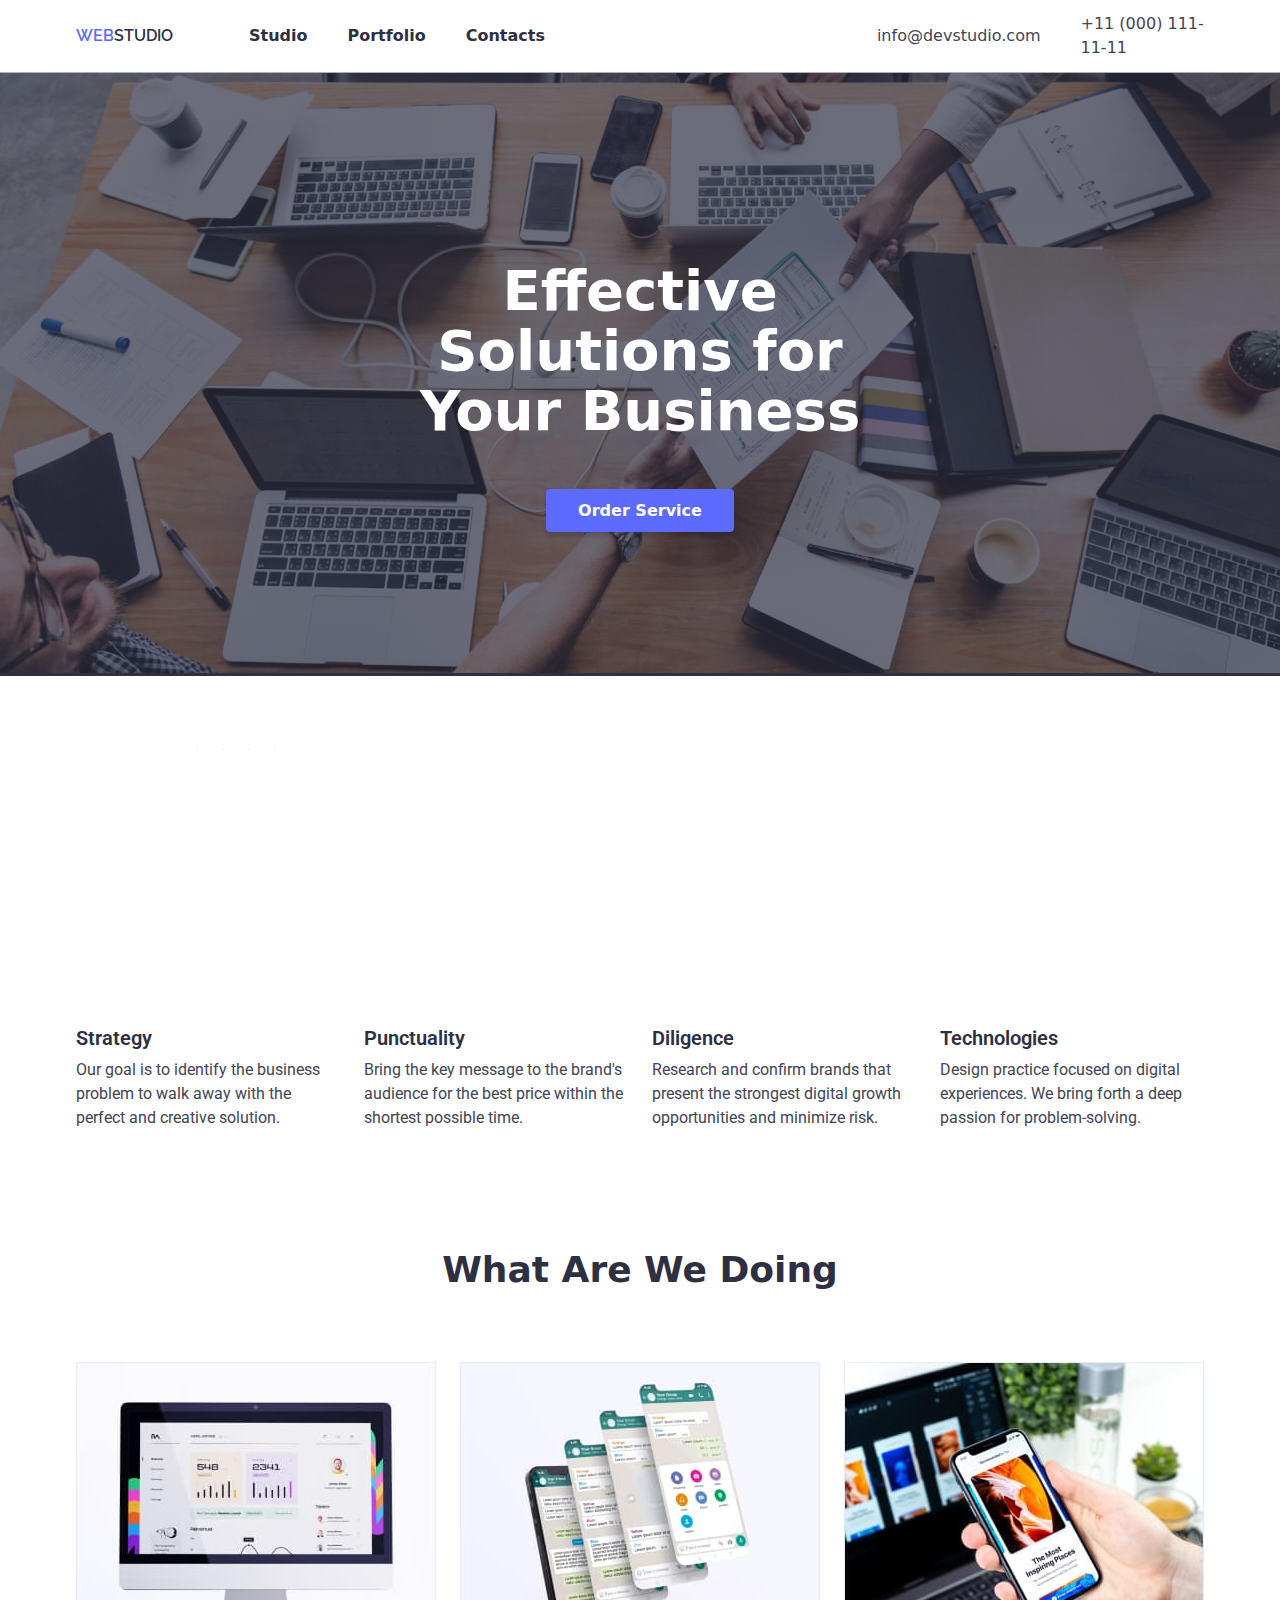
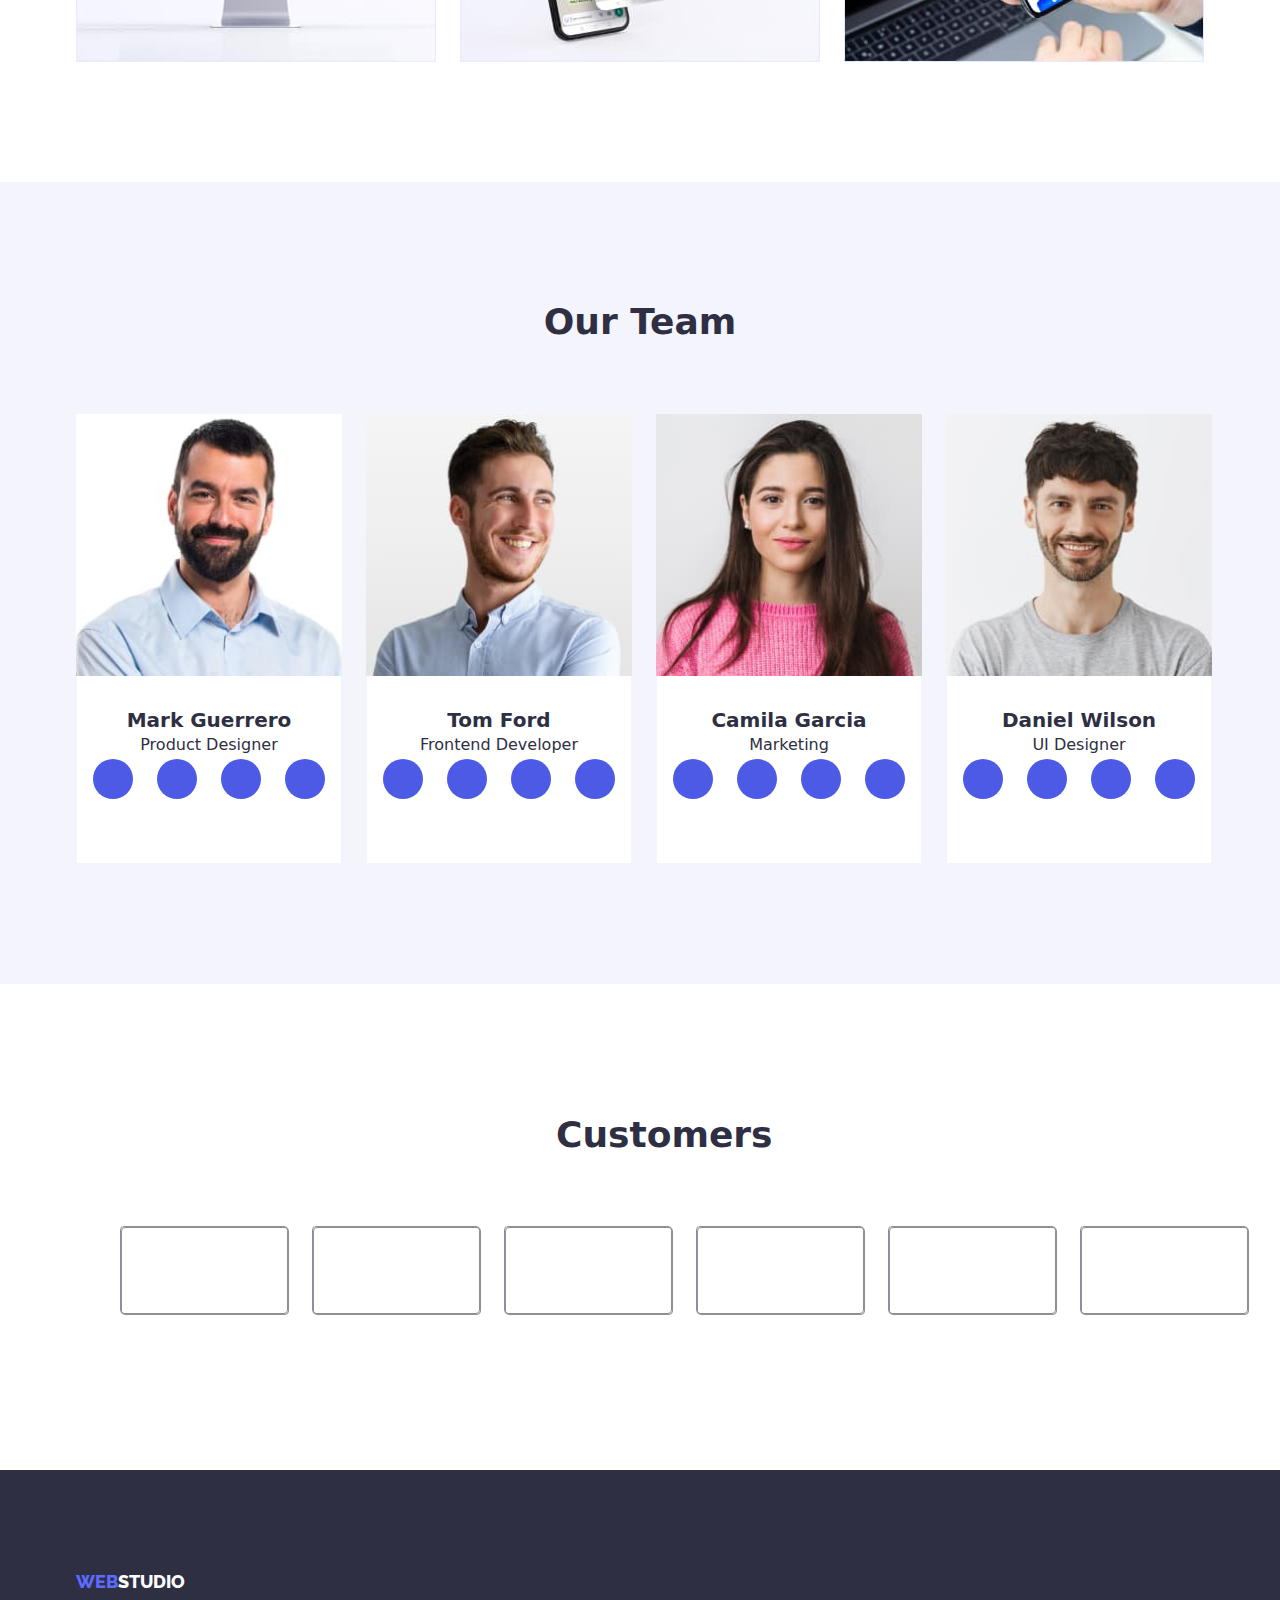
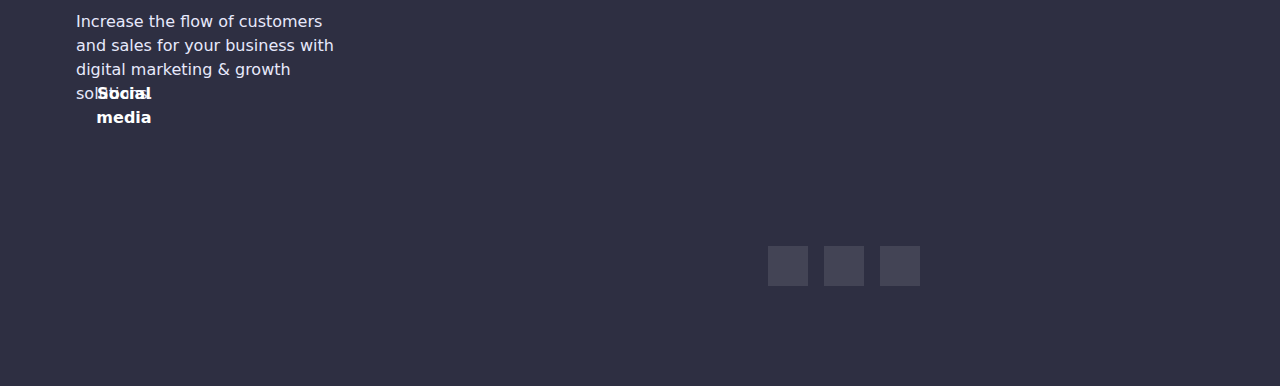
<file: index.html>
<!DOCTYPE html>
<html lang="en">
<head>
    <meta charset="UTF-8">
    <meta http-equiv="X-UA-Compatible" content="IE=edge">
    <meta name="viewport" content="width=device-width, initial-scale=1.0">
    <title>Main Page</title>
    <link rel="preconnect" href="https://fonts.googleapis.com"><link rel="preconnect" href="https://fonts.gstatic.com" crossorigin><link href="https://fonts.googleapis.com/css2?family=Raleway:wght@800&family=Roboto:wght@400;700&display=swap" rel="stylesheet">
    <link rel="stylesheet" href="./css/styles.css">
    <link rel="stylesheet" href="https://cdn.jsdelivr.net/npm/modern-normalize@1.1.0/modern-normalize.min.css">
</head>
<body>
    <main>
        <header class=" header page-header-container ">
            <div class="container">
                <nav class="page-nav">
                    <a href="" class=" studio link page-header  "><span class="web">Web</span>studio</a>
                    <ul class=" header-list list ">
                        <li class="header-list">
                            <a  class=" link page-header" href="index.html "> Studio</a></li>
                        <li class="header-list">
                            <a class=" link page-header " href=" portfolio.html "> Portfolio</a></li>
                        <li class="header-list">
                            <a class=" link page-header  " href="#contacts">Contacts</a></li>
            </ul>   
        <ul class="header-list list">
             <li class="header-link">
                <a class="contacts page-header" href="mailto:info@devstudio.com">info@devstudio.com</a></li>
            <li class="header-link">
                <a class="contacts2 page-header" href="tel:+110001111111">+11 (000) 111-11-11</a></li>
        </ul> 
    </nav>
            </div> 
    </header> 
        <section class="sol " id="studio">
            <div class="container" >
            <h1 class="solutions-title">
                Effective Solutions for Your Business
            </h1>
                <button type="button" class="btn btn-list">Order Service</button>
            </div>
            </section>
        <section class=" container">
            <h2 class="visual skills">Our skills</h2>
            <div class="box">
                <li class="rectangle"></li>
                <li class="rectangle"></li>
                <li class="rectangle"></li>
                <li class="rectangle"></li>
            </div>
            <div class="skills title-skills">
                    <ul class=" list-ul list">
                        <li class="st-list">
                            <h3 class="title-list  ">Strategy</h3>
                            <p class="text "> Our goal is to identify the business problem to walk away with the perfect and creative solution.</p>
                        </li>
                            <li class="st-list">
                                <h3  class="title-list ">Punctuality</h3>
                             <p class="text"> Bring the key message to the brand's audience for the best price within the shortest possible time.</p>  
                            </li>
                    <li class="st-list">
                        <h3  class="title-list ">Diligence</h3>
                            <p class="text"> Research and confirm brands that present the strongest digital growth opportunities and minimize risk.</p></li>
                    <li class="st-list2">
                        <h3  class="title-list ">Technologies</h3>
                      <p class="text">Design practice focused on digital experiences. We bring forth a deep passion for problem-solving.</p>  
                    </li>
                </ul>
            </div>  
            </section>
   
           <section class="foto">
            <div class="container">
                <h2 class="kann-title">What are we doing</h2>
                <ul class="foto-list list">
                    <li class="foto-phone"><img src="./images/foto.jpg" alt="Laptop" width="360" height="300"></li>
                    <li class="foto-phone"><img src="./images/foto2.jpg" alt="Phones" width="360" height="300" ></li>
                    <li class="foto-phone"><img src="./images/foto3.jpg" alt="App in phone" width="360" height="300" ></li>
                </ul>
            </div>
            </section>
    <section class="team-title " >
        <div class="container">
   <h2 class="title-team ">Our Team </h2>
   <ul class="team-foto list ">
    <li class="team-title-foto"> 
        <img src="./images/foto4.jpg" alt="Product Designer" width="265" height="260">
     <div class="  empployees-card-contant-wrapper">
        <h3 class="name">Mark Guerrero</h3>
        <p class="work">Product Designer</p>
        <ul class=" social list">
            <li class="social-media ">
                <a href="" class="social-link link">
                    <svg class="social-icon" width="16" height="16">
                        <user href="./svgimages/symbol-defs.svg1#icon-instagram"></user>
                    </svg>
                </a>
                <li class="social-media">
                    <a href="" class="social-link link">
                        <svg class=" social-icon" width="16" height="16">
                            <user href="./svgimages/symbol-defs.svg#icon-twitter"></user>
                        </svg>
                    </a></li>
                <li class="social-media">
                    <a href="" class="social-link link">
                        <svg class=" social-icon" width="16" height="16">
                            <user href="./svgimages/symbol-defs.svg#icon-facebook"></user>
                        </svg>  
                    </a></li>
                <li class="social-media ">
                    <a href="" class="social-link link">
                        <svg class=" social-icon" width="16" height="16">
                            <user href="./svgimages/symbol-defs.svg#icon-linkedin"></user>
                        </svg> 
                    </a></li>
    </div>
    </li>
       <li class="team-title-foto"><img src="./images/foto5.jpg" alt="Frontend Developer" width="265" height="260">
        <div class="empployees-card-contant-wrapper">
        <h3 class="name">Tom Ford</h3>
        <p class="work">Frontend Developer</p>
        <ul class="social list">
            <li class="social-media">
                <a href="" class="social-link link"></a></li>
            <li class="social-media">
                <a href="" class="social-link link"></a></li>
            <li class="social-media">
                <a href="" class="social-link link"></a></li>
            <li class="social-media ">
                <a href="" class="social-link link"></a></li>
        </ul>
    </div>
    </li> 
    <li class="team-title-foto"><img src="./images/foto6.jpg" alt="Marketing" width="265" height="260">
        <div class="empployees-card-contant-wrapper">
            <h3 class="name">Camila Garcia </h3>
            <p class="work">Marketing</p>
            <ul class="social list">
                <li class="social-media ">
                    <a href="" class="social-link link"></a></li>
                <li class="social-media">
                    <a href="" class="social-link link"></a></li>
                <li class="social-media">
                    <a href="" class="social-link link"></a></li>
                <li class="social-media">
                    <a href="" class="social-link link"></a></li>
            </ul>
        </div>
    </li>
    <li class="team-title-foto" ><img src="./images/foto7.jpg" alt="UI Designer" width="265" height="260">
        <div class="empployees-card-contant-wrapper">
            <h3 class="name">Daniel Wilson</h3>
            <p class="work">UI Designer</p>
            <ul class="social list">
                <li class="social-media">
                    <a href="" class="social-link link"></a></li>
                <li class="social-media">
                    <a href="" class="social-link link"></a></li>
                <li class="social-media">
                    <a href="" class="social-link link"></a></li>
                <li class="social-media">
                    <a href="" class="social-link link"></a></li>
            </ul>
       </div> 
    </li>
   </ul>
</div>
    </section>
    <section class="customers">
        <h2 class="customers-text">Customers</h2>
        <ul class="box list">
            <li class="logo">                                 
                <a href="" class="logo link">
                <svg class=" logo-icon">
                    <user href="./svgimages/logo.svg#icon-Logo"></user>
                </svg>
            </a></li>
            <li class="logo">
                <a href="" class="logo link">
                    <svg class=" logo-icon">
                        <user href="./svgimages/logo.svg#icon-Logo2"></user>
                    </svg>
                </a>
            </li>
            <li class="logo">
                <a href="" class="logo link">
                    <svg class=" logo-icon">
                        <user href="./svgimages/logo.svg#icon-Logo3"></user>
                    </svg>
                </a>
            </li>
            <li class="logo">
                <a href="" class="logo link">
                    <svg class=" logo-icon">
                        <user href="./svgimages/logo.svg#icon-Logo4"></user>
                    </svg>
                </a>
            </li>
            <li class="logo">
                <a href="" class="logo link">
                    <svg class=" logo-icon">
                        <user href="./svgimages/logo.svg#icon-Logo5"></user>
                    </svg>
                </a>
            </li>
            <li class="logo">
                <a href="" class="logo link">
                    <svg class=" logo-icon">
                        <user href="./svgimages/logo.svg#icon-Logo6"></user>
                    </svg>
                </a>
            </li>
        </ul>
    </section>
    </main>
    <footer class="footer " id="contacts">
        <div class="container">
                <a class=" studio-footer link footer-end list " href=""><span class="web2">Web</span>studio</a></li>
        <p class="end-text">Increase the flow of customers and sales for your business with digital marketing & growth solutions.</p>
        <h3 class="media">Social media</h3>
        <ul class="box-icone2 list ">
            <li class="box-icone"></li>
        <li class="box-icone"></li>
        <li class="box-icone"></li>
    </ul>
    </div>
    </footer>
</body>
</file>
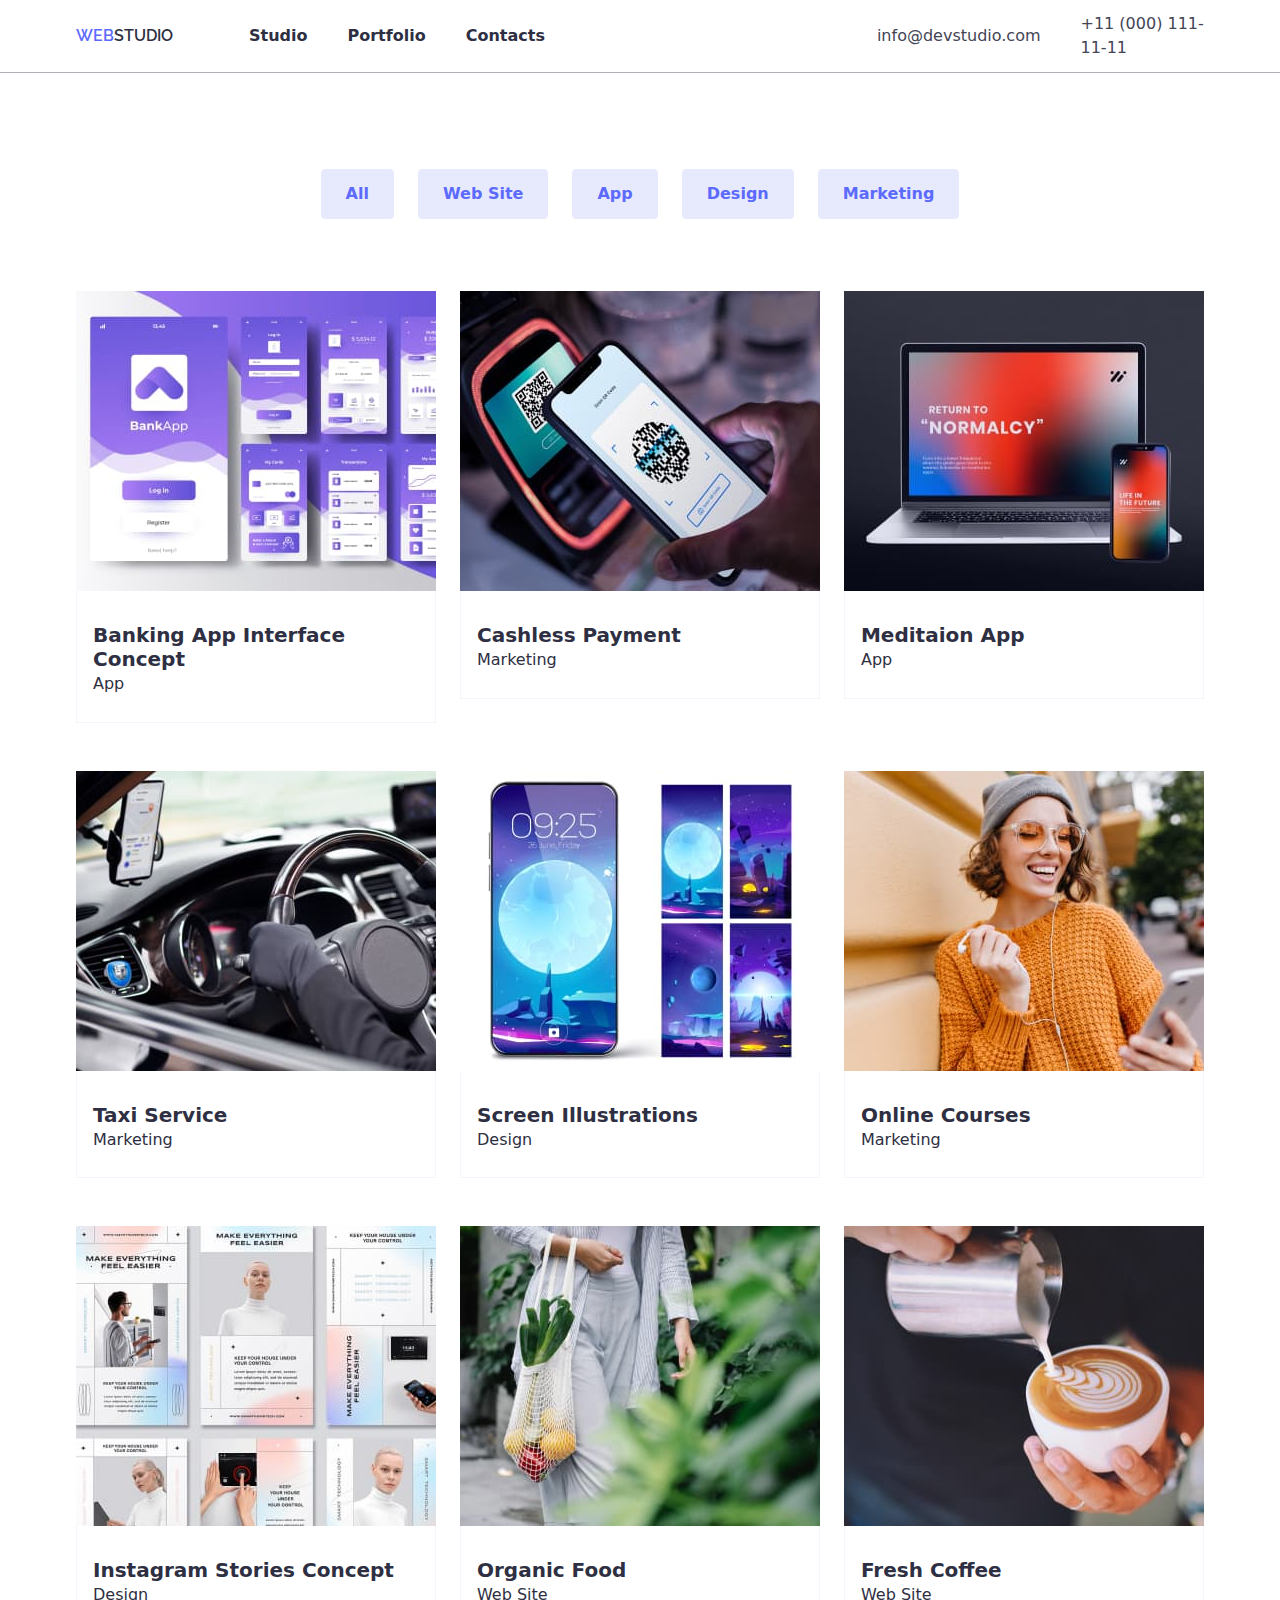
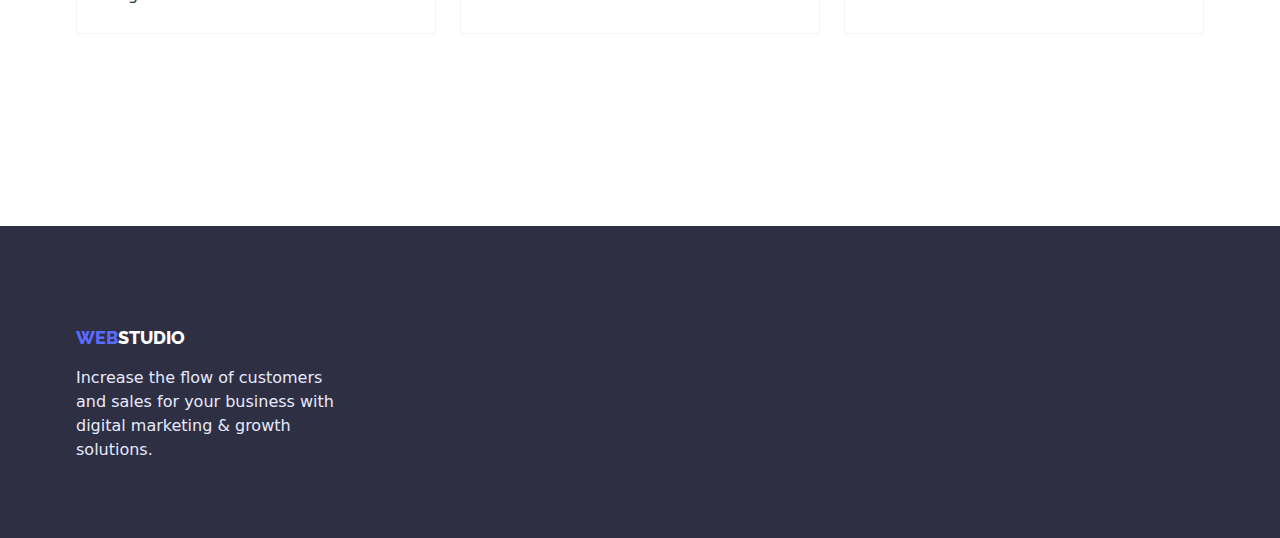
<file: portfolio.html>
<!DOCTYPE html>
<html lang="en">
<head>
    <meta charset="UTF-8">
    <meta http-equiv="X-UA-Compatible" content="IE=edge">
    <meta name="viewport" content="width=device-width, initial-scale=1.0">
    <title>Portfolio</title>
    <link rel="preconnect" href="https://fonts.googleapis.com"><link rel="preconnect" href="https://fonts.gstatic.com" crossorigin><link href="https://fonts.googleapis.com/css2?family=Raleway:wght@800&family=Roboto:wght@400;700&display=swap" rel="stylesheet">
    <link rel="stylesheet" href="./css/styles.css">
    <link rel="stylesheet" href="https://cdn.jsdelivr.net/npm/modern-normalize@1.1.0/modern-normalize.min.css">
</head>
<body>
    <header class="page-header-container header">
        <div class="container">
            <nav class="page-nav">
                <a href="" class=" studio link page-header"><span class="web">Web</span>studio</a>
                <ul class=" header-list list ">
                    <li class="header-list">
                        <a  class=" link page-header" href="index.html "> Studio</a></li>
                    <li class="header-list">
                        <a class=" link page-header" href=" portfolio.html "> Portfolio</a></li>
                    <li class="header-list">
                        <a class=" link page-header" href="#contacts">Contacts</a></li>
                </ul>
                <ul class="header-list list ">
                    <li class=" header-link">
                        <a class=" contacts page-header" href="mailto:info@devstudio.com">info@devstudio.com</a></li>
                    <li class=" header-link">
                        <a class=" contacts2 page-header" href="tel:+110001111111">+11 (000) 111-11-11</a></li>
                </ul>
            </nav>
        </div>
            </header>
    <main>
    <section class="portfolio">
        <div class="container">
            <h1 class="button3 visual " id="portfolio">Button</h1>
            <ul class="list-button button2">
           <li><button type="button" class=" button button-list ">All</button></li>
           <li><button type="button" class=" button button-list ">Web Site</button></li>
          <li><button type="button" class=" button  button-list ">App</button></li> 
          <li><button type="button" class=" button  button-list ">Design</button></li> 
           <li><button type="button" class=" button button-list ">Marketing</button></li>
       </ul>
       <ul class=" team-foto-list list foto-team " >
        <li class=" team-title-foto">
            <img src="./portfolio-images/foto.jpg" alt="Banking " width="360" height="300">
           <div class="empployees-card-contant2" >
            <h2  class=" name">Banking App Interface Concept</h2>
            <p class=" work">App</p>
           </div>
        </li>
        <li class="team-title-foto">
            <img src="./portfolio-images/phone.jpg" alt="phone" width="360" height="300">
            <div class="empployees-card-contant2">
                <h2 class="name">Cashless Payment</h2>
                <p class="work" >Marketing</p>
            </div>
        </li>
        <li class=" team-title-foto">
            <img src="./portfolio-images/Laptop.jpg" alt="Meditaion App" width="360" height="300">
            <div  class="empployees-card-contant2">
                <h2 class="name">Meditaion App</h2>
                <p class="work">App</p>
            </div>
        </li>
        <li class="team-title-foto">
            <img src="./portfolio-images/taxi.jpg" alt="Taxi" width="360" height="300">  
            <div class="empployees-card-contant2" >
                <h3 class="name">Taxi Service</h3>
                <p class="work">Marketing</p>
            </div>
        </li>
        <li class="team-title-foto" >
            <img src="./portfolio-images/screen.jpg" alt="Screen" width="360" height="300">
           <div class="empployees-card-contant2">
            <h3 class="name">Screen Illustrations</h3>
            <p class="work" >Design</p>
           </div>
        </li>
        <li class="team-title-foto">
            <img src="./portfolio-images/online.jpg" alt="Online Courses" width="360" height="300">
           <div class="empployees-card-contant2" >
            <h3 class="name">Online Courses</h3>
            <p class="work">Marketing</p>
           </div>
        </li>
        <li class="team-title-foto">
            <img src="./portfolio-images/instagram.jpg" alt="Instagram Stories" width="360" height="300">
         <div class="empployees-card-contant2">  
            <h3 class="name">Instagram Stories Concept</h3>
           <p class="work">Design</p>
        </div>
    </li>
        <li class="team-title-foto">
            <img src="./portfolio-images/organic.jpg" alt="Organic Food" width="360" height="300">
            <div class="empployees-card-contant2" >
                <h3 class="name" >Organic Food</h3>
                <p class="work">Web Site</p>
            </div>
        </li>
        <li class="team-title-foto">
            <img src="./portfolio-images/coffee.jpg" alt="Fresh Coffee" width="360" height="300"> 
            <div class="empployees-card-contant2" >
                <h3 class="name" >Fresh Coffee</h3>
                <p class="work">Web Site</p>
            </div>
        </li>   
    </ul>     
</div>  
</section>
</main>  
 <footer class="footer" id="contacts">
    <div class="container">
        <ul class="footer-end list">
            <li class="studio-footer">
                <a class=" studio-footer link" href=""><span class="web">Web</span>studio</a></li>
        </ul>
        <p class="end-text">Increase the flow of customers and sales for your business with digital marketing & growth solutions.</p>
    </div>
    </footer>  
</body>
</html>
</file>
<file: css/styles.css>
:root{
    --title-color : #2E2F42;
    --typle-color:#5c6afd;
    --while-color:#FFFFFF;
    --typle2-color:#434455;
    --while2-color:#E7E9FC;
    --while3-color:#F4F4FD;
    --blue-color:#4D5AE5;
    --title2-color:#AFB1B8;
    --title3-color:#8E8F99;
    --title4-color:#E5E5E5;
}

h1,
h2,
h3,
p{
margin-top: 0%;
margin-bottom: 0%;
}

ul{
margin-top: 0%;
margin-bottom: 0%;
padding-left: 0%;
}
img{
display: block;
width: 100%;
height: auto;
}
.container{
width: 1158px;
margin-left: auto;
margin-right: auto;
padding-left: 15px;
padding-right: 15px;
}
/*-------------HEADER-------------- */
.header{
background:var(--while-color);
border-bottom: 1px solid var(--title2-color);
}

.studio{
   padding-right: 76px;
}
.page-header-container{
    display: flex;
    align-items: center;
}
.page-nav{
    display:flex;
    align-items: center;
}
.header-list{
    display: flex;
    align-items: center; 
    gap: 40px;
}
.contacts{
    padding-left: 332px;
}

body{
    color:var(--title-color) ;
    font-family: 'Roboto',sans-serif;
}
.web{
    color: var(--typle-color);
    text-transform: uppercase; 
    font-family: Raleway;
}
.studio{
    color:var(--title-color);
    text-transform: uppercase; 
    font-family: Raleway;
}
/*---------------BUTTON------------ */
.page-header{
    margin-top: 24px;
    margin-bottom: 24px;
}
.header-list :hover,
.header-list:focus{
color:var(--blue-color);
}

.button-list:hover,
.button-list:focus{  
    background-color:var(--blue-color);
    color: var(--while-color);}
.btn-list:focus,
.btn-list:hover{
    background-color: var(--blue-color);
    color:var(--while-color) ;
}
/* --------HEADER-------- */
.link{
    font-size: 16px;
    line-height:calc(24/16);
    color:var(--title-color);
    font-weight: 600;
}
.contacts{
    font-size: 16px;
    line-height:calc(24/16);
    color:var(--typle2-color);
    text-decoration: none;
    margin-right: auto;
}
.contacts2{
    font-size: 16px;
    line-height:calc(24/16);
    color:var(--typle2-color);
    text-decoration: none;
    margin-left: auto;
    margin-right: auto;
}
/*------------------SKILLS-------------*/
.rectangle{
    border-radius: 4px;
    background-color: var(--while3-color);
    border: 1px solid var(--while3-color);
    display: block;
}
/*--------------STUDIO---------- */
.box-media{
    border-radius: 4px;
    background-color: var(--while3-color);
    width: 264px;
    height: 112px;
    gap: 24px;
    justify-content: center;
    display: flex;
}
.skills{
    padding-top: 120px;
}
.sol{
    padding-top:188px ;
    padding-bottom:188px;
    margin-left: auto;
    margin-right: auto;
    max-width: 1440px;
    height: 603px;
    background-image: linear-gradient(rgba(46, 47, 66, 0.7),rgba(46, 47, 66, 0.7)), url('../images/office.jpg');
    box-sizing:cover;
    background-repeat:no-repeat ;
    background-color: var(--title-color);
}
    .foto-list{
    display: flex;
    gap: 24px;
}
.solutions-title{
    font-size: 56px;
    line-height:calc(60/56);
    color:var(--while-color);
    width: 492px;
    margin-left:auto;
    margin-right: auto;
    text-align: center;
}
/*-------------BUTTON------------- */
.btn{
      padding-top:12px; ;
      padding-bottom: 12px;
      padding-left:32px;
      padding-right: 32px;
    font-family:inherit;
        font-size: 16px;
        line-height: calc(19/16);
        cursor: pointer;
}
.btn{
    background-color: var(--typle-color); 
    color:var(--while-color);
    margin-top: 48px;
    margin-left: auto;
    margin-right: auto;
    display: block;
    box-shadow: 0px 4px 4px rgba(0, 0, 0, 0.15);
    border-radius: 4px;
    font-weight: 600;
    border: none;
}
.button{
    padding-top: 12px;
    padding-bottom: 12px;
    padding-left: 24px;
    padding-right: 24px;
    font-family: inherit;
    font-size: 16px;
    line-height: calc(24/16);
    cursor: pointer;
    background: var(--while2-color);
    color:var(--typle-color);
    border: 1px solid var(--while2-color);
    border-radius: 4px;
    font-weight: 600;
}
.list-button{
    display: flex;
    list-style: none;
    gap: 24px;
    justify-content: center;
    margin-bottom: 72px;
}
    /*------------PORTFOLIO------------- */
.visual{
        position: absolute;
        width: 1px;
        height: 1px;
        margin: -1px;
        border: 0;
        padding: 0;
        white-space:nowrap;
        clip-path: inset(100%);
        clip: rect(0 0 0 0);
        overflow: hidden;
    }
    /* ---------BUTTON--------- */
.button3{
        position: absolute;
        width: 1px;
        height: 1px;
        margin: -1px;
        border: 0;
        padding: 0;
        white-space:nowrap;
        clip-path: inset(100%);
        clip: rect(0 0 0 0);
        overflow: hidden; 
    }
    /* --------------STUDIO---------- */
.list-ul{
 padding: 0%;
 margin: 0;
display: flex;
}
.st-list{
    margin-right: 24px;
}
.st-list2{
    margin-right: auto;
}
.list-ul>.st-list{
    outline: 1px solid var(--while-color)   
}
    .title-team{
        font-size: 36px;
        line-height: calc(40/36);
        color:var(--title-color);
        margin-bottom: 72px;
        margin-left:auto;
        margin-right: auto;
        text-align: center;
    }
.title-list{
        font-family: Roboto;
        font-weight: 600;
        font-size: 20px;
        line-height:calc(24/20);
        color:var(--title-color);
        margin-bottom:8px;
    }
.text{
        font-size: 16px;
        line-height:calc(24/16);
        color:var(--typle2-color);
        font-family:'Roboto';
        font-weight: 400;
        width: 264px;
    }
.foto{
        padding-top:120px ;
        padding-bottom: 120px;
    }
    /*-----------LIST-------- */
.list{
    list-style: none;
}
.link{
    text-decoration: none;
}
/* FOTO */
.kann-title{
    font-size: 36px;
    line-height:calc(40/36) ;
    color: var(--title-color);
    text-transform: capitalize;
    margin-bottom: 72px;
    margin-left:auto ;
    margin-right:auto;
    text-align: center;
}
/*---------CONTACTS-----------*/
.empployees-card-contant-wrapper{
border: 1px solid var(--while3-color);
background-color: var(--while-color);
border-top: none;
padding-top:32px;
padding-bottom: 32px;
text-align: center;
}
.empployees-card-contant2{
    border: 1px solid var(--while3-color);
    background-color: var(--while-color);
    border-top: none;
    padding-top:32px;
    padding-bottom: 32px;
    padding-left: 16px;  
}
.team-title{
    background:var(--while3-color);
    padding-top:120px;
    padding-bottom:120px;
    margin-left: auto;
    margin-right: auto;
}
.team-foto{
display: flex;
gap: 24px;
}
.team-foto-list{
    display: flex;
    gap: 48px 24px;
    flex-wrap: wrap;
}
.foto-team{
    margin-bottom: 120px;
}
.team-title-foto{
    font-size: 36px;
    line-height:calc(40/36);
    color:var(--title-color);
    width: calc((100% - 48px)/ 3);
}
.title-foto{
    font-size: 36px;
    line-height:calc(40/36);
    color:var(--title-color);
    margin-bottom: 48px;
    margin-right: 24px;

}
.card{
    margin-bottom: 120px;
}
.empployees-card-contant{
    border: 1px solid var(--while3-color);
background-color: var(--while-color);
border-top: none;
padding: 32px,16px,32px,26px;
}
.team{
    background-color:var(--while-color);
}
.name{
    font-size: 20px;
    line-height:calc(24/20);
    color:var(--title-color);
}

.work{
    font-size: 16px;
    line-height: calc(16/24);
    color:var(--title-color) ; 
    margin-top: 8px;
}
/*--------------------CUSTOMERS------------- */
.customers{
    background-color: var(--while-color);
    display: flex;
    flex-wrap: wrap;
    margin-left:auto ;
    margin-right: auto;
    padding-top:130px ;
}
.customers-text{ 
    font-size: 36px;
    line-height: calc(42/36);
    text-indent: inherit ;
    text-transform: capitalize;
    color: var(--title-color);
    width: 168px;
    height: 40px;
    margin-left: auto;
    margin-right: auto;
}
.box{
display: flex;
gap: 24px;
padding: 72px 156px  156px 120px ;
margin-left: auto;
margin-right: auto;
}
.logo{
    width:168px ;
    height: 88px;
    border-radius: 4px;
    border: 1px solid var(--title3-color);
    display: block;
}
/*---------------------TEAM-------------------*/
.social{
    display: flex;
    gap: 24px;
    justify-content: center;
    padding: 0px 16px 32px 16px;
    margin-top: 8px;
}
.social-media{
width: 40px;
height: 40px;
}
.social-link{
    width: 40px;
    height: 40px;
    background-color: var(--blue-color);
    border-radius: 50%;
    display: block;
    align-items: center;
    justify-content: center;
    cursor: pointer;
    }
/*--------------------PORTFOLIO-------------*/
.portfolio{
    padding-bottom:72px;
    padding-top: 96px;
}
/*----------FOOTER---------- */
.footer{
    background-color:var(--title-color);
    padding-top:100px;
    padding-bottom:100px ;
    margin-left: auto;
    margin-right: auto;
}
.web2{
    color: var(--typle-color);
    text-transform: uppercase; 
    font-family: Raleway;
}
.studio-footer{
    color: var(--while-color);
    font-size: 18px;
    line-height: calc(24/18);
    font-weight: 800;
    text-transform: uppercase; 
    font-family: Raleway;
}
.end-text{
    font-size: 16px;
    line-height:calc(24/16);
    color:var(--while2-color) ;
     width: 264px;
     height:72px;
     margin-top: 16px;
    
}
.media{
font-size: 16px;
line-height:calc(24/16);
color: var(--while-color);
width: 96px;
height: 24px;
text-align: center;
}
.box-icone2{
    display: flex;
    gap: 16px;
    padding: 140px 120px 0px 692px ;
    margin-left: auto;
    margin-right: auto; 
}
.box-icone{
    width: 40px;
    height: 40px;
    background: rgba(255, 255, 255, 0.1);
}
</file>
